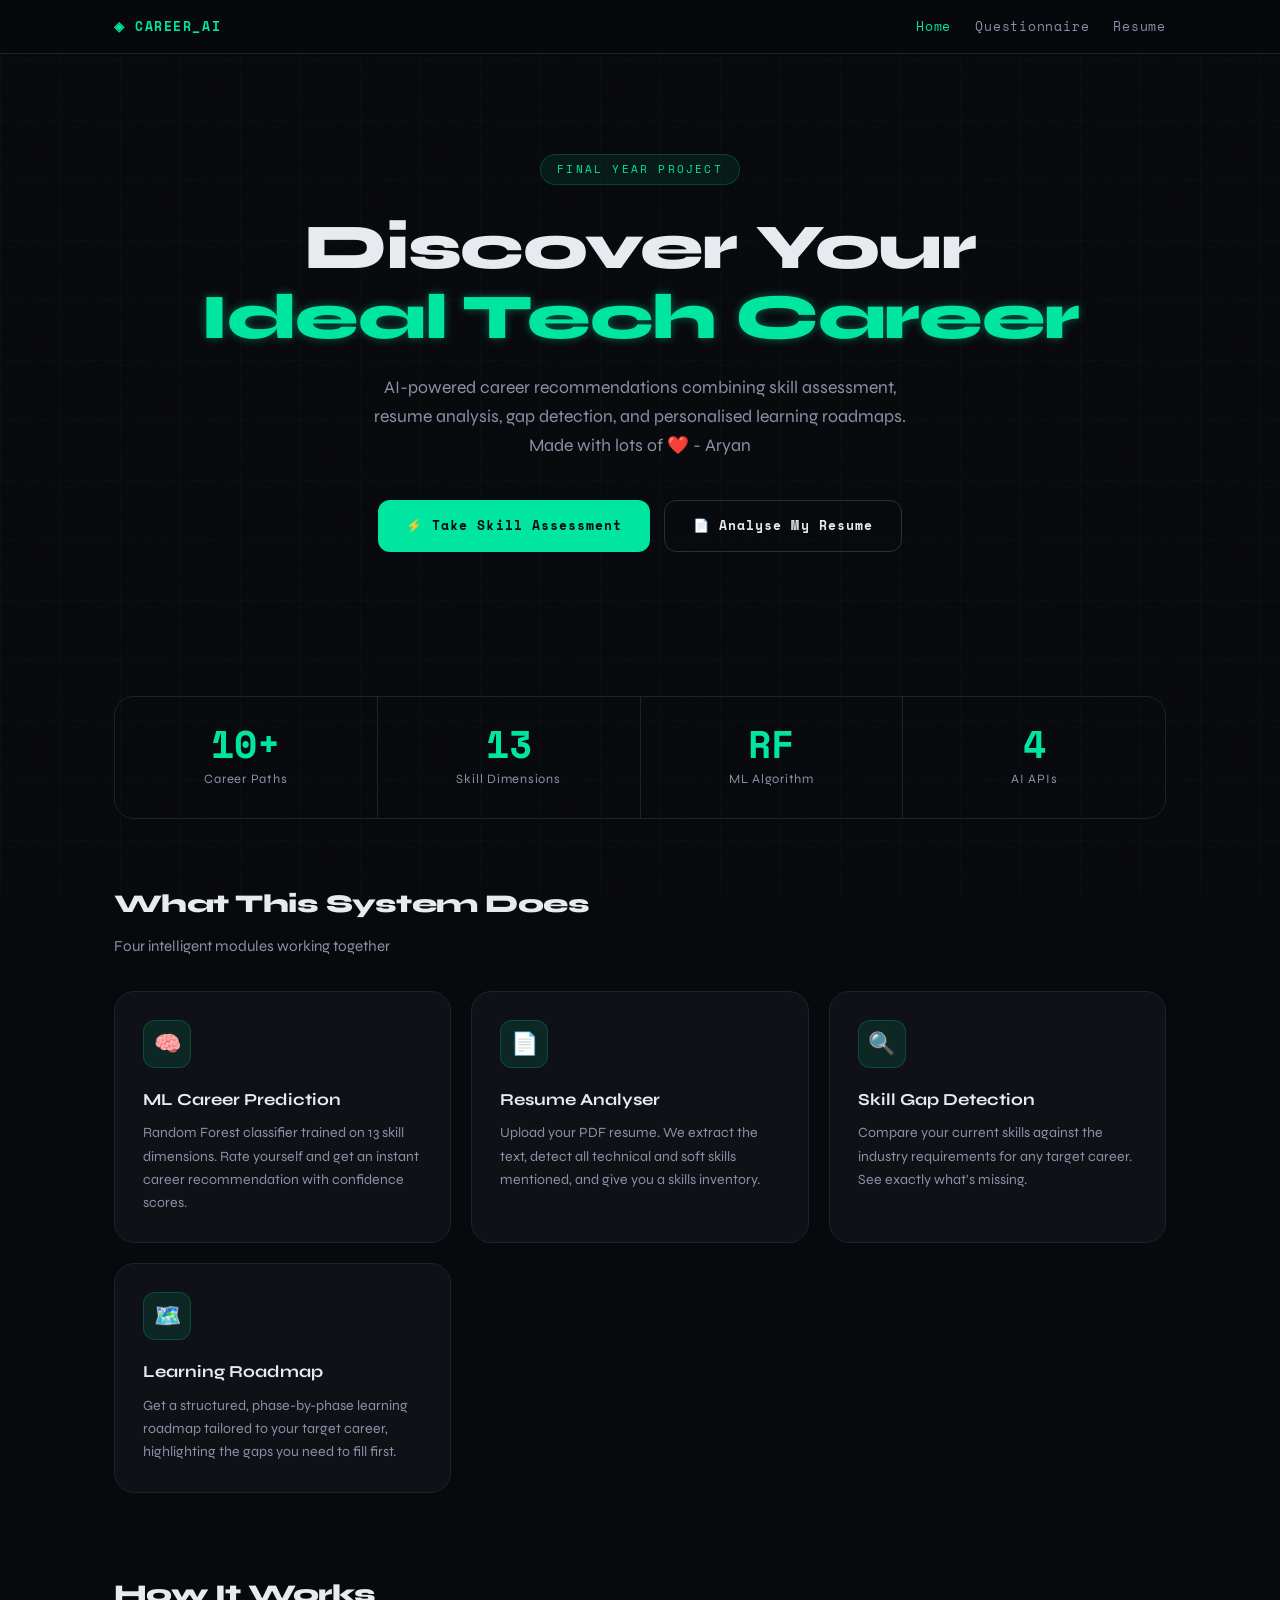
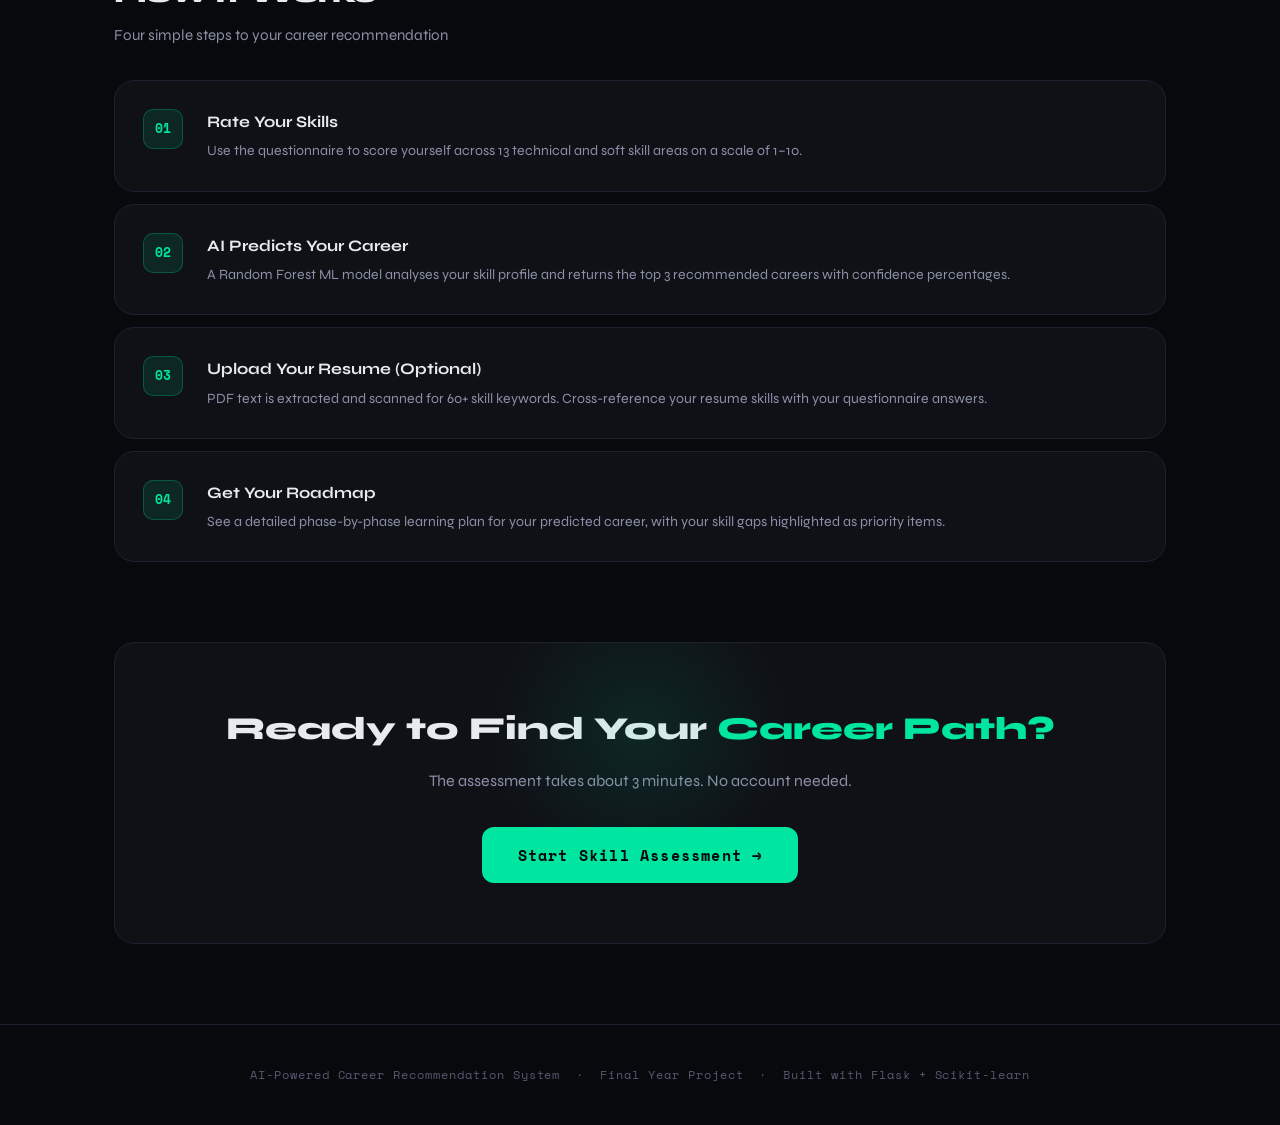
<file: frontend/index.html>
<!DOCTYPE html>
<html lang="en">
<head>
  <meta charset="UTF-8" />
  <meta name="viewport" content="width=device-width, initial-scale=1.0" />
  <title>CareerAI — AI-Powered Career Recommendation System</title>
  <link rel="stylesheet" href="shared.css" />
  <style>
    /* ── Home-specific styles ─────────────────────────────────────────────── */
    .hero { padding: 100px 0 80px; }

    .hero-cta { display: flex; gap: 14px; justify-content: center; flex-wrap: wrap; }

    /* Stats row */
    .stats {
      display: flex; gap: 0;
      border: 1px solid var(--border);
      border-radius: var(--radius-lg);
      overflow: hidden;
      margin: 64px 0;
    }
    .stat-item {
      flex: 1; padding: 28px 24px; text-align: center;
      border-right: 1px solid var(--border);
    }
    .stat-item:last-child { border-right: none; }
    .stat-num {
      font-size: 2.4rem; font-weight: 800;
      color: var(--accent); line-height: 1;
      margin-bottom: 6px;
      font-family: var(--font-mono);
    }
    .stat-label { font-size: 0.8rem; color: var(--text2); letter-spacing: 0.06em; }

    /* Feature cards */
    .features { margin-bottom: 80px; }
    .feature-card {
      background: var(--card-bg);
      border: 1px solid var(--card-border);
      border-radius: var(--radius-lg);
      padding: 28px;
      transition: all 0.25s;
    }
    .feature-card:hover {
      border-color: rgba(0,229,160,0.3);
      transform: translateY(-4px);
      box-shadow: var(--glow);
    }
    .feature-icon {
      width: 48px; height: 48px;
      background: rgba(0,229,160,0.1);
      border: 1px solid rgba(0,229,160,0.2);
      border-radius: 12px;
      display: flex; align-items: center; justify-content: center;
      font-size: 22px;
      margin-bottom: 18px;
    }
    .feature-card h3 { font-size: 1.05rem; font-weight: 700; margin-bottom: 8px; }
    .feature-card p { font-size: 0.88rem; color: var(--text2); }

    /* How it works */
    .steps { counter-reset: steps; margin-bottom: 80px; }
    .step {
      display: flex; gap: 24px; align-items: flex-start;
      padding: 28px;
      background: var(--card-bg);
      border: 1px solid var(--card-border);
      border-radius: var(--radius-lg);
      margin-bottom: 12px;
      transition: border-color 0.2s;
    }
    .step:hover { border-color: var(--border2); }
    .step-num {
      counter-increment: steps;
      min-width: 40px; height: 40px;
      background: rgba(0,229,160,0.1);
      border: 1px solid rgba(0,229,160,0.25);
      border-radius: 10px;
      display: flex; align-items: center; justify-content: center;
      font-family: var(--font-mono);
      font-size: 13px;
      font-weight: 700;
      color: var(--accent);
    }
    .step-content h4 { font-size: 1rem; font-weight: 700; margin-bottom: 4px; }
    .step-content p  { font-size: 0.88rem; color: var(--text2); }

    /* CTA section */
    .cta-section {
      text-align: center;
      background: var(--bg2);
      border: 1px solid var(--border);
      border-radius: var(--radius-lg);
      padding: 60px 32px;
      margin-bottom: 80px;
      position: relative; overflow: hidden;
    }
    .cta-section::before {
      content: '';
      position: absolute; top: -60px; left: 50%;
      transform: translateX(-50%);
      width: 300px; height: 300px;
      background: radial-gradient(circle, rgba(0,229,160,0.1) 0%, transparent 70%);
      pointer-events: none;
    }
    .cta-section h2 { font-size: 2rem; font-weight: 800; margin-bottom: 12px; }
    .cta-section p  { color: var(--text2); margin-bottom: 32px; }
  </style>
</head>
<body>
<div id="scroll-bar"></div>
<script>
window.addEventListener("scroll", () => {
  let scroll = document.documentElement.scrollTop;
  let height = document.documentElement.scrollHeight - document.documentElement.clientHeight;
  document.getElementById("scroll-bar").style.width = (scroll / height) * 100 + "%";
});
</script>
<!-- ── Navigation ──────────────────────────────────────────────────────── -->
<nav>
  <div class="nav-inner">
    <a href="index.html" class="nav-logo">◈ CAREER_AI</a>
    <div class="nav-links">
      <a href="index.html" class="active">Home</a>
      <a href="questionnaire.html">Questionnaire</a>
      <a href="resume.html">Resume</a>
    </div>
  </div>
</nav>

<!-- ── Hero ────────────────────────────────────────────────────────────── -->
<div class="page-wrapper">
  <section class="hero fade-up">
    <div class="hero-tag">Final Year Project </div>
    <h1>Discover Your<br><span>Ideal Tech Career</span></h1>
    <p>
      AI-powered career recommendations combining skill assessment,
      resume analysis, gap detection, and personalised learning roadmaps.
      Made with lots of ❤️️ - Aryan 
    </p>
    <div class="hero-cta">
      <a href="questionnaire.html" class="btn btn-primary">
        ⚡ Take Skill Assessment
      </a>
      <a href="resume.html" class="btn btn-secondary">
        📄 Analyse My Resume
      </a>
    </div>
  </section>

  <!-- Stats -->
  <div class="stats fade-up-2">
    <div class="stat-item">
      <div class="stat-num">10+</div>
      <div class="stat-label">Career Paths</div>
    </div>
    <div class="stat-item">
      <div class="stat-num">13</div>
      <div class="stat-label">Skill Dimensions</div>
    </div>
    <div class="stat-item">
      <div class="stat-num">RF</div>
      <div class="stat-label">ML Algorithm</div>
    </div>
    <div class="stat-item">
      <div class="stat-num">4</div>
      <div class="stat-label">AI APIs</div>
    </div>
  </div>

  <!-- Features -->
  <section class="features fade-up-3">
    <div class="section-title">What This System Does</div>
    <div class="section-sub">Four intelligent modules working together</div>
    <div class="grid-2">
      <div class="feature-card">
        <div class="feature-icon">🧠</div>
        <h3>ML Career Prediction</h3>
        <p>Random Forest classifier trained on 13 skill dimensions. Rate yourself and get an instant career recommendation with confidence scores.</p>
      </div>
      <div class="feature-card">
        <div class="feature-icon">📄</div>
        <h3>Resume Analyser</h3>
        <p>Upload your PDF resume. We extract the text, detect all technical and soft skills mentioned, and give you a skills inventory.</p>
      </div>
      <div class="feature-card">
        <div class="feature-icon">🔍</div>
        <h3>Skill Gap Detection</h3>
        <p>Compare your current skills against the industry requirements for any target career. See exactly what's missing.</p>
      </div>
      <div class="feature-card">
        <div class="feature-icon">🗺️</div>
        <h3>Learning Roadmap</h3>
        <p>Get a structured, phase-by-phase learning roadmap tailored to your target career, highlighting the gaps you need to fill first.</p>
      </div>
    </div>
  </section>

  <!-- How it works -->
  <section class="steps fade-up-4">
    <div class="section-title">How It Works</div>
    <div class="section-sub">Four simple steps to your career recommendation</div>

    <div class="step">
      <div class="step-num">01</div>
      <div class="step-content">
        <h4>Rate Your Skills</h4>
        <p>Use the questionnaire to score yourself across 13 technical and soft skill areas on a scale of 1–10.</p>
      </div>
    </div>
    <div class="step">
      <div class="step-num">02</div>
      <div class="step-content">
        <h4>AI Predicts Your Career</h4>
        <p>A Random Forest ML model analyses your skill profile and returns the top 3 recommended careers with confidence percentages.</p>
      </div>
    </div>
    <div class="step">
      <div class="step-num">03</div>
      <div class="step-content">
        <h4>Upload Your Resume (Optional)</h4>
        <p>PDF text is extracted and scanned for 60+ skill keywords. Cross-reference your resume skills with your questionnaire answers.</p>
      </div>
    </div>
    <div class="step">
      <div class="step-num">04</div>
      <div class="step-content">
        <h4>Get Your Roadmap</h4>
        <p>See a detailed phase-by-phase learning plan for your predicted career, with your skill gaps highlighted as priority items.</p>
      </div>
    </div>
  </section>

  <!-- CTA -->
  <div class="cta-section">
    <h2>Ready to Find Your <span class="text-accent">Career Path?</span></h2>
    <p>The assessment takes about 3 minutes. No account needed.</p>
    <a href="questionnaire.html" class="btn btn-primary" style="font-size:15px; padding:16px 36px;">
      Start Skill Assessment →
    </a>
  </div>
</div>

<footer>
  <p>AI-Powered Career Recommendation System &nbsp;·&nbsp; Final Year Project &nbsp;·&nbsp; Built with Flask + Scikit-learn</p>
</footer>

</body>
</html>
</file>
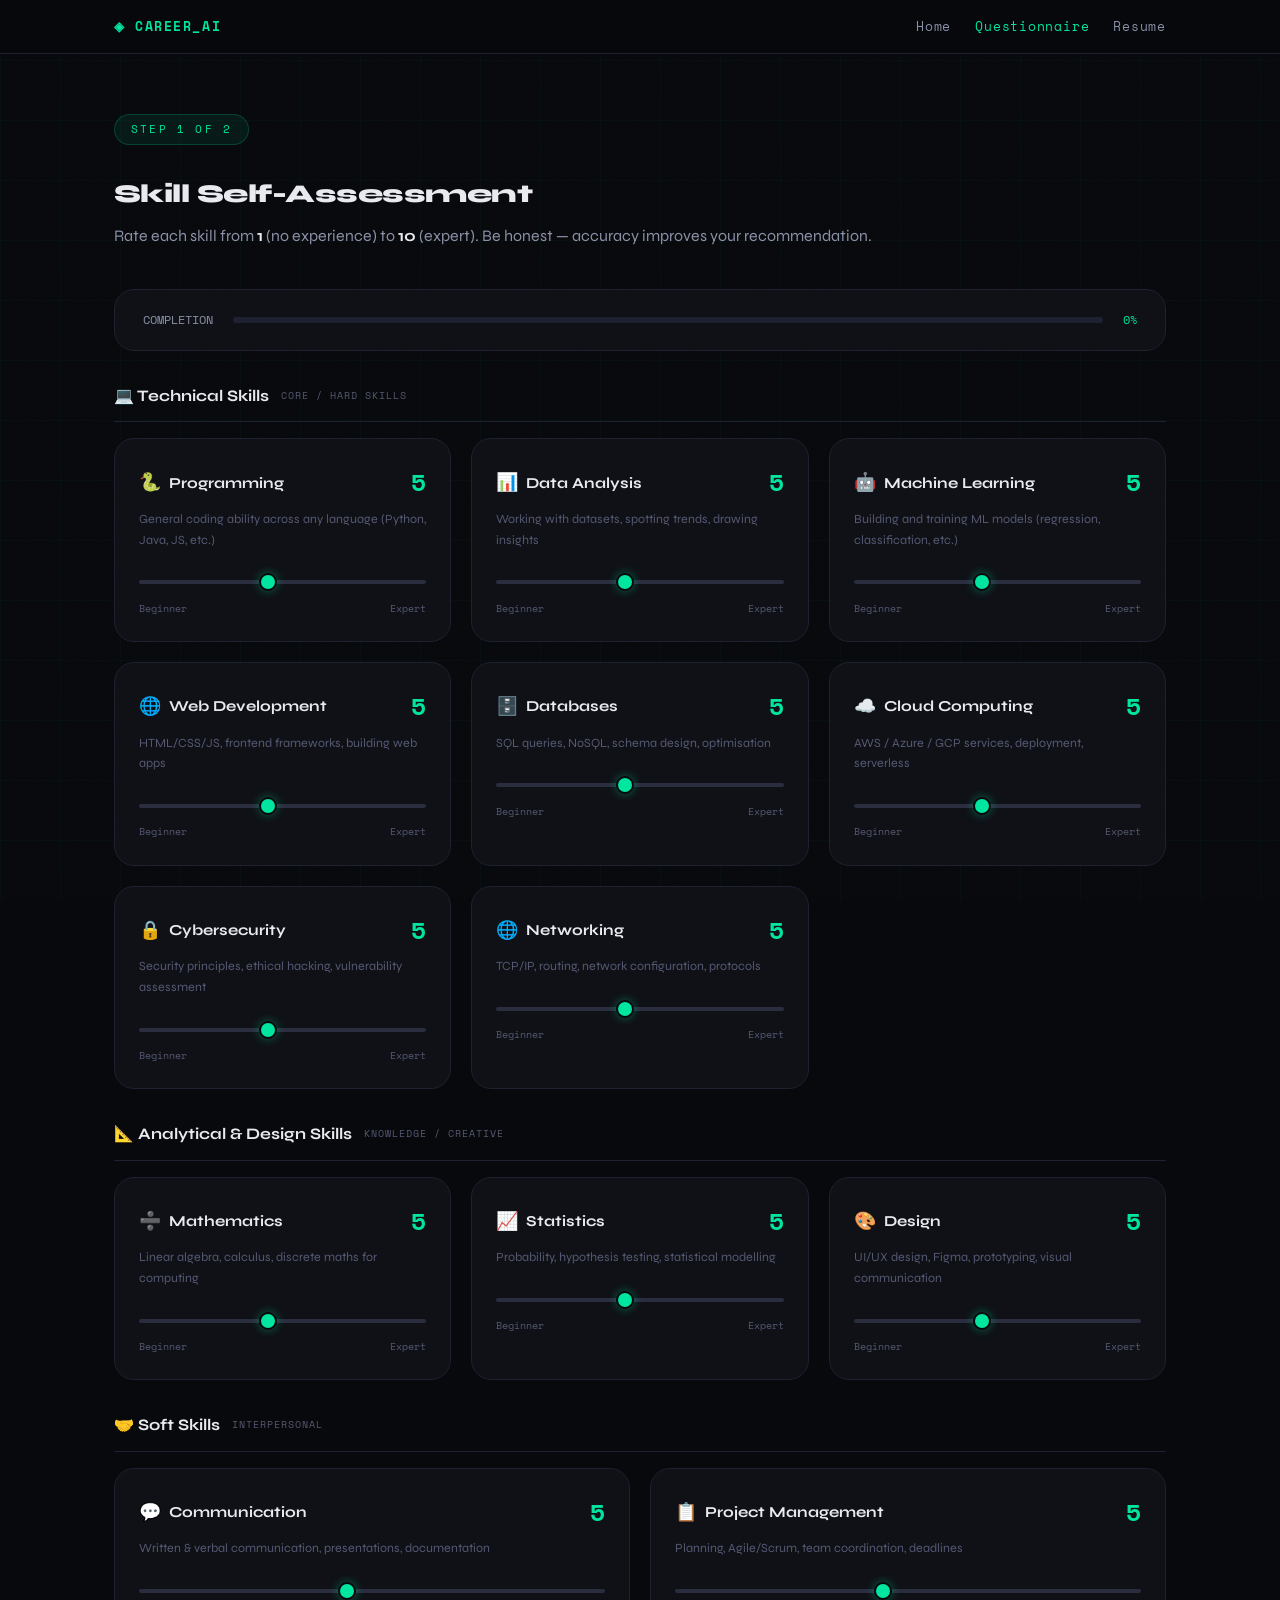
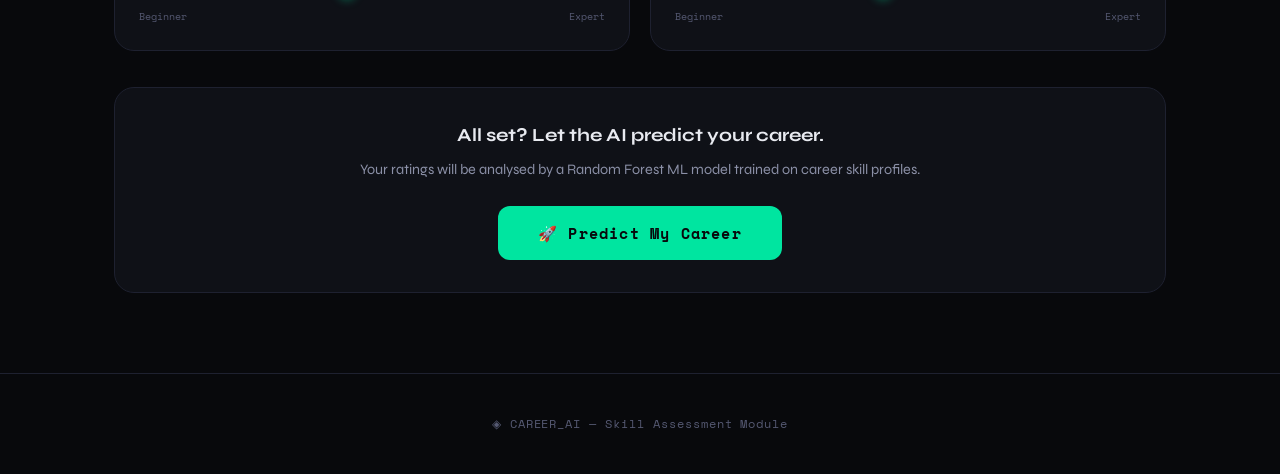
<file: frontend/questionnaire.html>
<!DOCTYPE html>
<html lang="en">
<head>
  <meta charset="UTF-8" />
  <meta name="viewport" content="width=device-width, initial-scale=1.0" />
  <title>Skill Assessment — CareerAI</title>
  <link rel="stylesheet" href="shared.css" />
  <style>
    .q-header { padding: 60px 0 40px; }

    /* Progress tracker */
    .q-progress-track {
      background: var(--bg2);
      border: 1px solid var(--border);
      border-radius: var(--radius-lg);
      padding: 20px 28px;
      margin-bottom: 32px;
      display: flex; align-items: center; gap: 20px;
    }
    .q-progress-label { font-family: var(--font-mono); font-size: 12px; color: var(--text2); white-space: nowrap; }
    .q-progress-bar-wrap { flex: 1; background: var(--border); border-radius: 100px; height: 6px; }
    .q-progress-bar { height: 100%; border-radius: 100px; background: linear-gradient(90deg, var(--accent), var(--accent2)); transition: width 0.4s ease; }
    .q-progress-pct { font-family: var(--font-mono); font-size: 12px; color: var(--accent); white-space: nowrap; }

    /* Skill form grid */
    .skill-form { display: grid; grid-template-columns: repeat(auto-fit, minmax(320px, 1fr)); gap: 20px; }

    .skill-item {
      background: var(--bg2);
      border: 1px solid var(--border);
      border-radius: var(--radius-lg);
      padding: 24px;
      transition: border-color 0.2s;
    }
    .skill-item:hover { border-color: var(--border2); }

    .skill-header {
      display: flex; justify-content: space-between; align-items: center;
      margin-bottom: 6px;
    }
    .skill-name {
      font-size: 0.95rem; font-weight: 700;
      display: flex; align-items: center; gap: 8px;
    }
    .skill-emoji { font-size: 18px; }
    .skill-score {
      font-family: var(--font-mono);
      font-size: 1.5rem;
      font-weight: 700;
      color: var(--accent);
      min-width: 28px;
      text-align: right;
    }
    .skill-desc { font-size: 0.78rem; color: var(--text3); margin-bottom: 16px; }

    .skill-level-labels {
      display: flex; justify-content: space-between;
      font-family: var(--font-mono); font-size: 10px;
      color: var(--text3); margin-top: 8px;
    }

    /* Submit area */
    .submit-area {
      margin-top: 36px;
      background: var(--bg2);
      border: 1px solid var(--border);
      border-radius: var(--radius-lg);
      padding: 32px;
      text-align: center;
    }
    .submit-area h3 { font-size: 1.15rem; font-weight: 700; margin-bottom: 8px; }
    .submit-area p  { color: var(--text2); font-size: 0.9rem; margin-bottom: 24px; }

    /* Loading state */
    #loading-state {
      display: none; align-items: center; justify-content: center;
      gap: 12px; color: var(--text2); font-family: var(--font-mono);
      font-size: 13px; margin-top: 16px;
    }

    /* Category sections */
    .category-header {
      margin: 32px 0 16px;
      padding-bottom: 12px;
      border-bottom: 1px solid var(--border);
      display: flex; align-items: center; gap: 12px;
    }
    .category-header h2 { font-size: 1rem; font-weight: 700; }
    .category-badge {
      font-family: var(--font-mono); font-size: 10px;
      color: var(--text3); letter-spacing: 0.1em;
    }
  </style>
</head>
<body>
<div id="scroll-bar"></div>
<script>
window.addEventListener("scroll", () => {
  let scroll = document.documentElement.scrollTop;
  let height = document.documentElement.scrollHeight - document.documentElement.clientHeight;
  document.getElementById("scroll-bar").style.width = (scroll / height) * 100 + "%";
});
</script>
<nav>
  <div class="nav-inner">
    <a href="index.html" class="nav-logo">◈ CAREER_AI</a>
    <div class="nav-links">
      <a href="index.html">Home</a>
      <a href="questionnaire.html" class="active">Questionnaire</a>
      <a href="resume.html">Resume</a>
    </div>
  </div>
</nav>

<div class="page-wrapper">
  <div class="q-header fade-up">
    <div class="hero-tag">Step 1 of 2</div>
    <h1 class="section-title">Skill Self-Assessment</h1>
    <p class="text-muted" style="margin-top:8px;">
      Rate each skill from <strong style="color:var(--text)">1</strong> (no experience) to
      <strong style="color:var(--text)">10</strong> (expert). Be honest — accuracy improves your recommendation.
    </p>
  </div>

  <!-- Progress bar -->
  <div class="q-progress-track fade-up-2">
    <span class="q-progress-label">COMPLETION</span>
    <div class="q-progress-bar-wrap">
      <div class="q-progress-bar" id="progress-bar" style="width:0%"></div>
    </div>
    <span class="q-progress-pct" id="progress-pct">0%</span>
  </div>

  <form id="questionnaire-form">

    <!-- Technical Skills -->
    <div class="category-header fade-up-3">
      <h2>💻 Technical Skills</h2>
      <span class="category-badge">CORE / HARD SKILLS</span>
    </div>
    <div class="skill-form" id="tech-skills">

      <div class="skill-item">
        <div class="skill-header">
          <div class="skill-name"><span class="skill-emoji">🐍</span> Programming</div>
          <div class="skill-score" id="val-programming">5</div>
        </div>
        <p class="skill-desc">General coding ability across any language (Python, Java, JS, etc.)</p>
        <input type="range" min="1" max="10" value="5" id="programming" name="programming"
               oninput="updateSkill('programming', this.value)" />
        <div class="skill-level-labels"><span>Beginner</span><span>Expert</span></div>
      </div>

      <div class="skill-item">
        <div class="skill-header">
          <div class="skill-name"><span class="skill-emoji">📊</span> Data Analysis</div>
          <div class="skill-score" id="val-data_analysis">5</div>
        </div>
        <p class="skill-desc">Working with datasets, spotting trends, drawing insights</p>
        <input type="range" min="1" max="10" value="5" id="data_analysis" name="data_analysis"
               oninput="updateSkill('data_analysis', this.value)" />
        <div class="skill-level-labels"><span>Beginner</span><span>Expert</span></div>
      </div>

      <div class="skill-item">
        <div class="skill-header">
          <div class="skill-name"><span class="skill-emoji">🤖</span> Machine Learning</div>
          <div class="skill-score" id="val-machine_learning">5</div>
        </div>
        <p class="skill-desc">Building and training ML models (regression, classification, etc.)</p>
        <input type="range" min="1" max="10" value="5" id="machine_learning" name="machine_learning"
               oninput="updateSkill('machine_learning', this.value)" />
        <div class="skill-level-labels"><span>Beginner</span><span>Expert</span></div>
      </div>

      <div class="skill-item">
        <div class="skill-header">
          <div class="skill-name"><span class="skill-emoji">🌐</span> Web Development</div>
          <div class="skill-score" id="val-web_dev">5</div>
        </div>
        <p class="skill-desc">HTML/CSS/JS, frontend frameworks, building web apps</p>
        <input type="range" min="1" max="10" value="5" id="web_dev" name="web_dev"
               oninput="updateSkill('web_dev', this.value)" />
        <div class="skill-level-labels"><span>Beginner</span><span>Expert</span></div>
      </div>

      <div class="skill-item">
        <div class="skill-header">
          <div class="skill-name"><span class="skill-emoji">🗄️</span> Databases</div>
          <div class="skill-score" id="val-database">5</div>
        </div>
        <p class="skill-desc">SQL queries, NoSQL, schema design, optimisation</p>
        <input type="range" min="1" max="10" value="5" id="database" name="database"
               oninput="updateSkill('database', this.value)" />
        <div class="skill-level-labels"><span>Beginner</span><span>Expert</span></div>
      </div>

      <div class="skill-item">
        <div class="skill-header">
          <div class="skill-name"><span class="skill-emoji">☁️</span> Cloud Computing</div>
          <div class="skill-score" id="val-cloud">5</div>
        </div>
        <p class="skill-desc">AWS / Azure / GCP services, deployment, serverless</p>
        <input type="range" min="1" max="10" value="5" id="cloud" name="cloud"
               oninput="updateSkill('cloud', this.value)" />
        <div class="skill-level-labels"><span>Beginner</span><span>Expert</span></div>
      </div>

      <div class="skill-item">
        <div class="skill-header">
          <div class="skill-name"><span class="skill-emoji">🔒</span> Cybersecurity</div>
          <div class="skill-score" id="val-cybersecurity">5</div>
        </div>
        <p class="skill-desc">Security principles, ethical hacking, vulnerability assessment</p>
        <input type="range" min="1" max="10" value="5" id="cybersecurity" name="cybersecurity"
               oninput="updateSkill('cybersecurity', this.value)" />
        <div class="skill-level-labels"><span>Beginner</span><span>Expert</span></div>
      </div>

      <div class="skill-item">
        <div class="skill-header">
          <div class="skill-name"><span class="skill-emoji">🌐</span> Networking</div>
          <div class="skill-score" id="val-networking">5</div>
        </div>
        <p class="skill-desc">TCP/IP, routing, network configuration, protocols</p>
        <input type="range" min="1" max="10" value="5" id="networking" name="networking"
               oninput="updateSkill('networking', this.value)" />
        <div class="skill-level-labels"><span>Beginner</span><span>Expert</span></div>
      </div>
    </div>

    <!-- Analytical & Design -->
    <div class="category-header">
      <h2>📐 Analytical & Design Skills</h2>
      <span class="category-badge">KNOWLEDGE / CREATIVE</span>
    </div>
    <div class="skill-form">

      <div class="skill-item">
        <div class="skill-header">
          <div class="skill-name"><span class="skill-emoji">➗</span> Mathematics</div>
          <div class="skill-score" id="val-math">5</div>
        </div>
        <p class="skill-desc">Linear algebra, calculus, discrete maths for computing</p>
        <input type="range" min="1" max="10" value="5" id="math" name="math"
               oninput="updateSkill('math', this.value)" />
        <div class="skill-level-labels"><span>Beginner</span><span>Expert</span></div>
      </div>

      <div class="skill-item">
        <div class="skill-header">
          <div class="skill-name"><span class="skill-emoji">📈</span> Statistics</div>
          <div class="skill-score" id="val-statistics">5</div>
        </div>
        <p class="skill-desc">Probability, hypothesis testing, statistical modelling</p>
        <input type="range" min="1" max="10" value="5" id="statistics" name="statistics"
               oninput="updateSkill('statistics', this.value)" />
        <div class="skill-level-labels"><span>Beginner</span><span>Expert</span></div>
      </div>

      <div class="skill-item">
        <div class="skill-header">
          <div class="skill-name"><span class="skill-emoji">🎨</span> Design</div>
          <div class="skill-score" id="val-design">5</div>
        </div>
        <p class="skill-desc">UI/UX design, Figma, prototyping, visual communication</p>
        <input type="range" min="1" max="10" value="5" id="design" name="design"
               oninput="updateSkill('design', this.value)" />
        <div class="skill-level-labels"><span>Beginner</span><span>Expert</span></div>
      </div>
    </div>

    <!-- Soft Skills -->
    <div class="category-header">
      <h2>🤝 Soft Skills</h2>
      <span class="category-badge">INTERPERSONAL</span>
    </div>
    <div class="skill-form">
      <div class="skill-item">
        <div class="skill-header">
          <div class="skill-name"><span class="skill-emoji">💬</span> Communication</div>
          <div class="skill-score" id="val-communication">5</div>
        </div>
        <p class="skill-desc">Written & verbal communication, presentations, documentation</p>
        <input type="range" min="1" max="10" value="5" id="communication" name="communication"
               oninput="updateSkill('communication', this.value)" />
        <div class="skill-level-labels"><span>Beginner</span><span>Expert</span></div>
      </div>

      <div class="skill-item">
        <div class="skill-header">
          <div class="skill-name"><span class="skill-emoji">📋</span> Project Management</div>
          <div class="skill-score" id="val-project_management">5</div>
        </div>
        <p class="skill-desc">Planning, Agile/Scrum, team coordination, deadlines</p>
        <input type="range" min="1" max="10" value="5" id="project_management" name="project_management"
               oninput="updateSkill('project_management', this.value)" />
        <div class="skill-level-labels"><span>Beginner</span><span>Expert</span></div>
      </div>
    </div>

    <!-- Submit -->
    <div class="submit-area">
      <h3>All set? Let the AI predict your career.</h3>
      <p>Your ratings will be analysed by a Random Forest ML model trained on career skill profiles.</p>
      <button type="submit" class="btn btn-primary" id="submit-btn" style="font-size:15px; padding:16px 40px;">
        🚀 Predict My Career
      </button>
      <div id="loading-state">
        <div class="spinner"></div>
        <span>Analysing skill profile…</span>
      </div>
      <div id="error-msg" class="alert alert-error hidden" style="margin-top:16px; text-align:left;"></div>
    </div>

  </form>
</div>

<footer>
  <p>◈ CAREER_AI — Skill Assessment Module</p>
</footer>

<script>
/* ── Questionnaire JS ───────────────────────────────────────────────────── */
const SKILLS = [
  'programming','data_analysis','machine_learning','web_dev',
  'database','cloud','communication','project_management',
  'design','networking','cybersecurity','math','statistics'
];

function updateSkill(name, val) {
  document.getElementById('val-' + name).textContent = val;
  // colour the score based on level
  const el = document.getElementById('val-' + name);
  el.style.color = val >= 7 ? 'var(--accent)' : val >= 4 ? 'var(--warn)' : 'var(--danger)';
  updateProgress();
}

function updateProgress() {
  // Progress = how many sliders have been moved (value != 5)
  const moved = SKILLS.filter(s => {
    const el = document.getElementById(s);
    return el && el.value != 5;
  }).length;
  const pct = Math.round((moved / SKILLS.length) * 100);
  document.getElementById('progress-bar').style.width = pct + '%';
  document.getElementById('progress-pct').textContent = pct + '%';
}

function getSkillRatings() {
  const ratings = {};
  SKILLS.forEach(s => {
    const el = document.getElementById(s);
    if (el) ratings[s] = parseInt(el.value);
  });
  return ratings;
}

document.getElementById('questionnaire-form').addEventListener('submit', async (e) => {
  e.preventDefault();

  const btn      = document.getElementById('submit-btn');
  const loader   = document.getElementById('loading-state');
  const errorMsg = document.getElementById('error-msg');

  btn.style.display    = 'none';
  loader.style.display = 'flex';
  errorMsg.classList.add('hidden');

  const ratings = getSkillRatings();

  try {
    const res  = await fetch('/api/predict-career', {
      method : 'POST',
      headers: { 'Content-Type': 'application/json' },
      body   : JSON.stringify(ratings),
    });
    const data = await res.json();

    if (!res.ok) throw new Error(data.error || 'Prediction failed');

    // Store result and ratings in sessionStorage for results page
    sessionStorage.setItem('prediction', JSON.stringify(data));
    sessionStorage.setItem('skillRatings', JSON.stringify(ratings));

    window.location.href = 'results.html';

  } catch (err) {
    errorMsg.textContent = '⚠ ' + err.message;
    errorMsg.classList.remove('hidden');
    btn.style.display    = 'inline-flex';
    loader.style.display = 'none';
  }
});
</script>

</body>
</html>
</file>
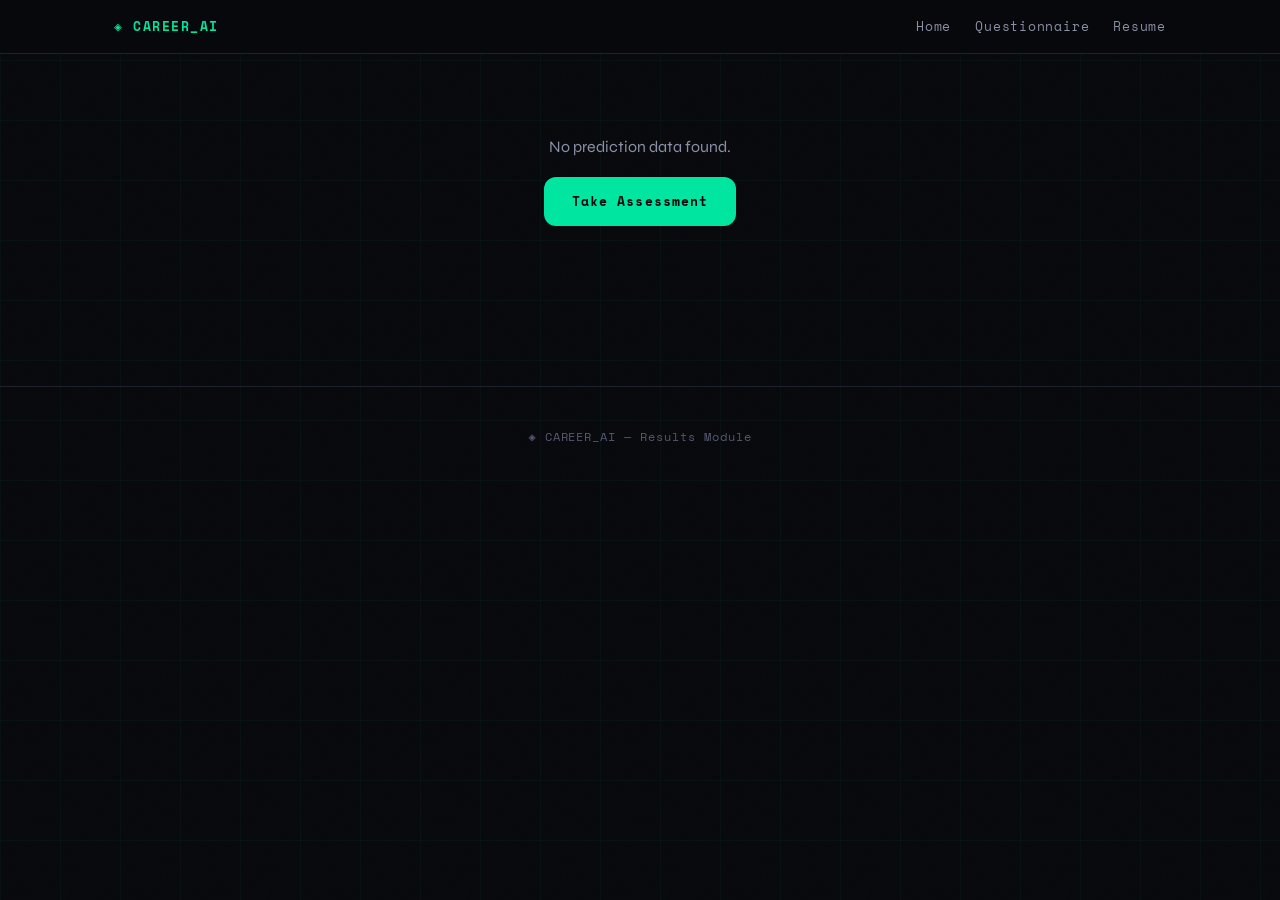
<file: frontend/results.html>
<!DOCTYPE html>
<html lang="en">
<head>
  <meta charset="UTF-8" />
  <meta name="viewport" content="width=device-width, initial-scale=1.0" />
  <title>Your Results — CareerAI</title>
  <link rel="stylesheet" href="shared.css" />
  <style>
    .results-header { padding: 60px 0 40px; text-align: center; }

    /* Top prediction card */
    .top-career-card {
      background: var(--bg2);
      border: 1px solid rgba(0,229,160,0.3);
      border-radius: var(--radius-lg);
      padding: 48px 40px;
      text-align: center;
      position: relative; overflow: hidden;
      margin-bottom: 24px;
      box-shadow: var(--glow-lg);
    }
    .top-career-card::before {
      content: '';
      position: absolute; top: -80px; left: 50%;
      transform: translateX(-50%);
      width: 400px; height: 300px;
      background: radial-gradient(ellipse, rgba(0,229,160,0.08) 0%, transparent 70%);
      pointer-events: none;
    }
    .top-career-label {
      font-family: var(--font-mono); font-size: 11px;
      color: var(--text3); letter-spacing: 0.2em;
      text-transform: uppercase; margin-bottom: 16px;
    }
    .top-career-name {
      font-size: clamp(2rem, 4vw, 3.2rem);
      font-weight: 800; color: var(--accent);
      letter-spacing: -0.02em; margin-bottom: 20px;
    }
    .confidence-ring {
      display: inline-flex; align-items: center; gap: 12px;
      background: rgba(0,229,160,0.08);
      border: 1px solid rgba(0,229,160,0.2);
      border-radius: 100px;
      padding: 8px 20px;
    }
    .confidence-value {
      font-family: var(--font-mono); font-size: 1.6rem;
      font-weight: 700; color: var(--accent);
    }
    .confidence-label { font-size: 0.85rem; color: var(--text2); }

    /* Top 3 alternatives */
    .top3-grid {
      display: grid; grid-template-columns: repeat(3, 1fr); gap: 16px;
      margin-bottom: 40px;
    }
    @media (max-width: 640px) { .top3-grid { grid-template-columns: 1fr; } }

    .alt-career-card {
      background: var(--bg2);
      border: 1px solid var(--border);
      border-radius: var(--radius);
      padding: 20px;
      text-align: center;
      transition: border-color 0.2s;
    }
    .alt-career-card:hover { border-color: var(--border2); cursor: pointer; }
    .alt-career-card.selected { border-color: rgba(0,184,217,0.5); box-shadow: 0 0 20px rgba(0,184,217,0.1); }
    .alt-career-name { font-size: 0.95rem; font-weight: 700; margin-bottom: 8px; }
    .alt-career-prob { font-family: var(--font-mono); font-size: 1.3rem; color: var(--accent2); font-weight: 700; }
    .alt-career-label { font-size: 0.75rem; color: var(--text3); }

    /* Tabs */
    .tabs { display: flex; gap: 4px; margin-bottom: 24px; border-bottom: 1px solid var(--border); }
    .tab-btn {
      font-family: var(--font-mono); font-size: 12px;
      letter-spacing: 0.08em; text-transform: uppercase;
      padding: 12px 20px; border: none; border-bottom: 2px solid transparent;
      background: transparent; color: var(--text3); cursor: pointer;
      transition: all 0.2s; margin-bottom: -1px;
    }
    .tab-btn:hover { color: var(--text); }
    .tab-btn.active { color: var(--accent); border-bottom-color: var(--accent); }
    .tab-panel { display: none; }
    .tab-panel.active { display: block; }

    /* Skill gap table */
    .gap-table { width: 100%; border-collapse: collapse; }
    .gap-table th {
      font-family: var(--font-mono); font-size: 10px;
      letter-spacing: 0.1em; text-transform: uppercase;
      color: var(--text3); padding: 10px 16px; text-align: left;
      border-bottom: 1px solid var(--border);
    }
    .gap-table td { padding: 12px 16px; border-bottom: 1px solid rgba(30,33,48,0.5); font-size: 0.88rem; }
    .gap-table tr:last-child td { border-bottom: none; }
    .gap-bar-cell { width: 160px; }
    .gap-bar-wrap { background: var(--border); border-radius: 100px; height: 6px; }
    .gap-bar-fill { height: 100%; border-radius: 100px; }
    .gap-bar-fill.present { background: var(--accent); }
    .gap-bar-fill.missing { background: var(--danger); }

    /* Match score */
    .match-score-box {
      display: flex; align-items: center; gap: 20px;
      background: var(--bg2); border: 1px solid var(--border);
      border-radius: var(--radius); padding: 20px 24px; margin-bottom: 24px;
    }
    .match-score-num {
      font-family: var(--font-mono); font-size: 2.5rem;
      font-weight: 700; line-height: 1;
    }
    .match-score-meta h4 { font-size: 0.95rem; font-weight: 700; }
    .match-score-meta p  { font-size: 0.8rem; color: var(--text2); }

    /* Roadmap */
    .phase-card {
      background: var(--bg2); border: 1px solid var(--border);
      border-radius: var(--radius-lg); padding: 24px; margin-bottom: 16px;
      position: relative; padding-left: 56px;
    }
    .phase-card::before {
      content: attr(data-phase);
      position: absolute; left: 20px; top: 24px;
      font-family: var(--font-mono); font-size: 11px;
      color: var(--accent); font-weight: 700;
    }
    .phase-title { font-size: 1rem; font-weight: 700; margin-bottom: 4px; }
    .phase-duration { font-family: var(--font-mono); font-size: 11px; color: var(--text3); margin-bottom: 14px; }
    .phase-topics { list-style: none; display: flex; flex-wrap: wrap; gap: 8px; }
    .phase-topic {
      font-size: 0.8rem; padding: 4px 12px;
      background: var(--bg3); border: 1px solid var(--border);
      border-radius: 100px; color: var(--text2);
    }
    .phase-topic.highlight {
      background: rgba(0,229,160,0.08);
      border-color: rgba(0,229,160,0.3);
      color: var(--accent);
    }

    /* Skill radar chart */
    .skill-chart-wrap {
      background: var(--bg2); border: 1px solid var(--border);
      border-radius: var(--radius-lg); padding: 24px; margin-bottom: 24px;
    }
    .skill-bars { display: grid; gap: 10px; }
    .skill-bar-row { display: flex; align-items: center; gap: 12px; }
    .skill-bar-name { font-size: 0.78rem; min-width: 140px; color: var(--text2); font-family: var(--font-mono); }
    .skill-bar-outer { flex: 1; background: var(--border); border-radius: 100px; height: 8px; }
    .skill-bar-inner { height: 100%; border-radius: 100px; background: linear-gradient(90deg, var(--accent), var(--accent2)); transition: width 0.6s ease; }
    .skill-bar-val { font-family: var(--font-mono); font-size: 11px; color: var(--text3); min-width: 20px; text-align: right; }

    #no-data-msg { padding: 80px 0; text-align: center; }
  </style>
</head>
<body>
<div id="scroll-bar"></div>
<script>
window.addEventListener("scroll", () => {
  let scroll = document.documentElement.scrollTop;
  let height = document.documentElement.scrollHeight - document.documentElement.clientHeight;
  document.getElementById("scroll-bar").style.width = (scroll / height) * 100 + "%";
});
</script>
<nav>
  <div class="nav-inner">
    <a href="index.html" class="nav-logo">◈ CAREER_AI</a>
    <div class="nav-links">
      <a href="index.html">Home</a>
      <a href="questionnaire.html">Questionnaire</a>
      <a href="resume.html">Resume</a>
    </div>
  </div>
</nav>

<div class="page-wrapper">

  <!-- No data fallback -->
  <div id="no-data-msg" class="hidden">
    <p class="text-muted">No prediction data found.</p>
    <a href="questionnaire.html" class="btn btn-primary" style="margin-top:16px;">Take Assessment</a>
  </div>

  <!-- Main results -->
  <div id="results-content">

    <div class="results-header fade-up">
      <div class="hero-tag">AI Prediction Complete</div>
      <h1 class="section-title">Your Career Recommendation</h1>
    </div>

    <!-- Top prediction -->
    <div class="top-career-card fade-up-2">
      <p class="top-career-label">Best Career Match for You</p>
      <h2 class="top-career-name" id="top-career-name">—</h2>
      <div class="confidence-ring">
        <span class="confidence-value" id="confidence-val">—</span>
        <span class="confidence-label">Confidence Score</span>
      </div>
    </div>

    <!-- Top 3 alternates -->
    <div class="top3-grid fade-up-3" id="top3-grid"></div>

    <!-- Tabs: Skill Profile / Skill Gap / Roadmap -->
    <div class="fade-up-4">
      <div class="tabs">
        <button class="tab-btn active" onclick="showTab('skills')">Skill Profile</button>
        <button class="tab-btn" onclick="showTab('gap')">Skill Gap</button>
        <button class="tab-btn" onclick="showTab('roadmap')">Learning Roadmap</button>
      </div>

      <!-- Tab: Skill Profile -->
      <div class="tab-panel active" id="tab-skills">
        <div class="skill-chart-wrap">
          <p class="text-muted mb-16" style="font-size:0.85rem;">Your self-assessed skill ratings across all 13 dimensions.</p>
          <div class="skill-bars" id="skill-bars"></div>
        </div>
      </div>

      <!-- Tab: Skill Gap -->
      <div class="tab-panel" id="tab-gap">
        <div id="gap-loading" style="text-align:center; padding:40px; color:var(--text2);">
          <div class="spinner"></div>
          <p style="margin-top:12px; font-family:var(--font-mono); font-size:12px;">Loading gap analysis…</p>
        </div>
        <div id="gap-content" class="hidden">
          <div class="match-score-box">
            <div class="match-score-num" id="match-score-num">—</div>
            <div class="match-score-meta">
              <h4>Current Match Score</h4>
              <p>Skills you already meet vs requirements for <span id="gap-career-name"></span></p>
            </div>
          </div>
          <div style="overflow-x:auto;">
            <table class="gap-table">
              <thead>
                <tr>
                  <th>Skill</th>
                  <th>Required</th>
                  <th>Yours</th>
                  <th class="gap-bar-cell">Level</th>
                  <th>Status</th>
                </tr>
              </thead>
              <tbody id="gap-table-body"></tbody>
            </table>
          </div>
        </div>
      </div>

      <!-- Tab: Roadmap -->
      <div class="tab-panel" id="tab-roadmap">
        <div id="roadmap-loading" style="text-align:center; padding:40px; color:var(--text2);">
          <div class="spinner"></div>
          <p style="margin-top:12px; font-family:var(--font-mono); font-size:12px;">Generating roadmap…</p>
        </div>
        <div id="roadmap-content" class="hidden">
          <div style="display:flex; align-items:center; gap:12px; margin-bottom:24px; flex-wrap:wrap;">
            <span id="roadmap-career-badge" class="badge badge-green"></span>
            <span id="roadmap-duration" class="badge badge-blue"></span>
            <span class="badge badge-purple">Personalised to your gaps</span>
          </div>
          <div id="roadmap-phases"></div>
        </div>
      </div>
    </div>

    <!-- Actions -->
    <div style="display:flex; gap:14px; margin-top:40px; flex-wrap:wrap;" class="fade-up-4">
      <a href="questionnaire.html" class="btn btn-secondary">← Retake Assessment</a>
      <a href="resume.html" class="btn btn-outline-accent">📄 Analyse Resume</a>
    </div>

  </div><!-- /results-content -->
</div>

<footer><p>◈ CAREER_AI — Results Module</p></footer>

<script>
/* ── Results Page JS ────────────────────────────────────────────────────── */

const SKILL_LABELS = {
  programming      : '🐍 Programming',
  data_analysis    : '📊 Data Analysis',
  machine_learning : '🤖 Machine Learning',
  web_dev          : '🌐 Web Dev',
  database         : '🗄️ Databases',
  cloud            : '☁️ Cloud',
  communication    : '💬 Communication',
  project_management:'📋 Project Mgmt',
  design           : '🎨 Design',
  networking       : '🌐 Networking',
  cybersecurity    : '🔒 Cybersecurity',
  math             : '➗ Mathematics',
  statistics       : '📈 Statistics',
};

let currentCareer = '';
let missingSkills  = [];

function showTab(name) {
  document.querySelectorAll('.tab-btn').forEach((b,i) => {
    const names = ['skills','gap','roadmap'];
    b.classList.toggle('active', names[i] === name);
  });
  document.querySelectorAll('.tab-panel').forEach(p => p.classList.remove('active'));
  document.getElementById('tab-' + name).classList.add('active');
}

function renderSkillBars(ratings) {
  const wrap = document.getElementById('skill-bars');
  wrap.innerHTML = Object.entries(ratings).map(([k, v]) => `
    <div class="skill-bar-row">
      <span class="skill-bar-name">${SKILL_LABELS[k] || k}</span>
      <div class="skill-bar-outer">
        <div class="skill-bar-inner" style="width:${v*10}%"></div>
      </div>
      <span class="skill-bar-val">${v}</span>
    </div>
  `).join('');
}

function renderTop3(top3) {
  const grid = document.getElementById('top3-grid');
  grid.innerHTML = top3.map((t, i) => `
    <div class="alt-career-card ${i === 0 ? 'selected' : ''}" onclick="switchCareer('${t.career}', this)">
      <div class="alt-career-name">${t.career}</div>
      <div class="alt-career-prob">${t.probability}%</div>
      <div class="alt-career-label">match probability</div>
    </div>
  `).join('');
}

async function switchCareer(career, cardEl) {
  currentCareer = career;
  // Update selected card
  document.querySelectorAll('.alt-career-card').forEach(c => c.classList.remove('selected'));
  if (cardEl) cardEl.classList.add('selected');

  // Update top card name if it's the primary
  // Reload gap and roadmap for new career
  await loadGap(career);
  await loadRoadmap(career);
}

async function loadGap(career) {
  const gapLoading = document.getElementById('gap-loading');
  const gapContent = document.getElementById('gap-content');
  gapLoading.classList.remove('hidden');
  gapContent.classList.add('hidden');

  try {
    const ratings = JSON.parse(sessionStorage.getItem('skillRatings') || '{}');
    const resumeSkills = JSON.parse(sessionStorage.getItem('resumeSkills') || '[]');

    const res = await fetch('/api/skill-gap', {
      method : 'POST',
      headers: { 'Content-Type': 'application/json' },
      body   : JSON.stringify({ career, user_skills: ratings, resume_skills: resumeSkills }),
    });
    const data = await res.json();
    if (!res.ok) throw new Error(data.error);

    missingSkills = data.missing_skills || [];

    document.getElementById('match-score-num').textContent = data.match_score + '%';
    document.getElementById('match-score-num').style.color =
      data.match_score >= 70 ? 'var(--accent)' : data.match_score >= 40 ? 'var(--warn)' : 'var(--danger)';
    document.getElementById('gap-career-name').textContent = career;

    const tbody = document.getElementById('gap-table-body');
    tbody.innerHTML = data.gap_details.map(d => `
      <tr>
        <td style="font-weight:600">${d.skill}</td>
        <td style="font-family:var(--font-mono); color:var(--text2)">${d.required_level}/10</td>
        <td style="font-family:var(--font-mono); color:var(--text)">${d.current_level}/10</td>
        <td class="gap-bar-cell">
          <div class="gap-bar-wrap">
            <div class="gap-bar-fill ${d.status === 'Present' ? 'present' : 'missing'}"
                 style="width:${(d.current_level/10)*100}%"></div>
          </div>
        </td>
        <td>
          <span class="badge ${d.status === 'Present' ? 'badge-green' : 'badge-danger'}">
            ${d.status}
          </span>
        </td>
      </tr>
    `).join('');

    gapLoading.classList.add('hidden');
    gapContent.classList.remove('hidden');

  } catch (err) {
    gapLoading.innerHTML = `<p style="color:var(--danger)">⚠ ${err.message}</p>`;
  }
}

async function loadRoadmap(career) {
  const rmLoading = document.getElementById('roadmap-loading');
  const rmContent = document.getElementById('roadmap-content');
  rmLoading.classList.remove('hidden');
  rmContent.classList.add('hidden');

  try {
    const res = await fetch('/api/roadmap', {
      method : 'POST',
      headers: { 'Content-Type': 'application/json' },
      body   : JSON.stringify({ career, missing_skills: missingSkills }),
    });
    const data = await res.json();
    if (!res.ok) throw new Error(data.error);

    document.getElementById('roadmap-career-badge').textContent = career;
    document.getElementById('roadmap-duration').textContent = '⏱ ' + data.total_duration;

    const phasesWrap = document.getElementById('roadmap-phases');
    phasesWrap.innerHTML = data.phases.map((p, i) => `
      <div class="phase-card" data-phase="${String(i+1).padStart(2,'0')}">
        <div class="phase-title">${p.phase}</div>
        <div class="phase-duration">⏱ ${p.duration}</div>
        <ul class="phase-topics">
          ${p.topics.map(t => `
            <li class="phase-topic ${data.highlighted.includes(t) ? 'highlight' : ''}">
              ${data.highlighted.includes(t) ? '⚠ ' : ''}${t}
            </li>
          `).join('')}
        </ul>
      </div>
    `).join('');

    rmLoading.classList.add('hidden');
    rmContent.classList.remove('hidden');

  } catch (err) {
    rmLoading.innerHTML = `<p style="color:var(--danger)">⚠ ${err.message}</p>`;
  }
}

// ── INIT ──────────────────────────────────────────────────────────────────────
document.addEventListener('DOMContentLoaded', async () => {
  const pred    = sessionStorage.getItem('prediction');
  const ratings = sessionStorage.getItem('skillRatings');

  if (!pred || !ratings) {
    document.getElementById('results-content').classList.add('hidden');
    document.getElementById('no-data-msg').classList.remove('hidden');
    return;
  }

  const prediction  = JSON.parse(pred);
  const skillRatings= JSON.parse(ratings);

  currentCareer = prediction.predicted_career;

  // Populate top card
  document.getElementById('top-career-name').textContent = prediction.predicted_career;
  document.getElementById('confidence-val').textContent  = prediction.confidence + '%';

  // Top 3 grid
  renderTop3(prediction.top3);

  // Skill bars
  renderSkillBars(skillRatings);

  // Load gap + roadmap for default career
  await loadGap(currentCareer);
  await loadRoadmap(currentCareer);
});
</script>

</body>
</html>
</file>
<file: frontend/shared.css>
/* ═══════════════════════════════════════════════════════════════════════════
   shared.css — AI Career Recommendation System
   Aesthetic: Dark editorial + data-terminal fusion
   ═══════════════════════════════════════════════════════════════════════════ */

@import url('https://fonts.googleapis.com/css2?family=Space+Mono:ital,wght@0,400;0,700;1,400&family=Syne:wght@400;600;700;800&display=swap');

/* ── Variables ─────────────────────────────────────────────────────────────── */
:root {
  --bg:        #08090c;
  --bg2:       #0f1117;
  --bg3:       #161820;
  --border:    #1e2130;
  --border2:   #2a2d3e;
  --accent:    #00e5a0;
  --accent2:   #00b8d9;
  --accent3:   #a78bfa;
  --warn:      #f59e0b;
  --danger:    #ef4444;
  --text:      #e8eaf0;
  --text2:     #8b90a7;
  --text3:     #555972;
  --card-bg:   #0f1117;
  --card-border:#1e2130;
  --radius:    12px;
  --radius-lg: 20px;
  --font-body: 'Syne', sans-serif;
  --font-mono: 'Space Mono', monospace;
  --glow:      0 0 30px rgba(0,229,160,0.12);
  --glow-lg:   0 0 60px rgba(0,229,160,0.18);
}

/* ── Reset ──────────────────────────────────────────────────────────────────── */
*, *::before, *::after { box-sizing: border-box; margin: 0; padding: 0; }
html { scroll-behavior: smooth; }

body {
  background: var(--bg);
  color: var(--text);
  font-family: var(--font-body);
  font-size: 16px;
  line-height: 1.65;
  min-height: 100vh;
  overflow-x: hidden;
}

/* ── Noise overlay ──────────────────────────────────────────────────────────── */
body::before {
  content: '';
  position: fixed; inset: 0; z-index: 0;
  pointer-events: none;
  background-image: url("data:image/svg+xml,%3Csvg viewBox='0 0 256 256' xmlns='http://www.w3.org/2000/svg'%3E%3Cfilter id='n'%3E%3CfeTurbulence type='fractalNoise' baseFrequency='0.9' numOctaves='4' stitchTiles='stitch'/%3E%3C/filter%3E%3Crect width='100%25' height='100%25' filter='url(%23n)' opacity='0.035'/%3E%3C/svg%3E");
  background-size: 200px;
  opacity: 0.4;
}

/* ── Grid bg ────────────────────────────────────────────────────────────────── */
body::after {
  content: '';
  position: fixed; inset: 0; z-index: 0;
  pointer-events: none;
  background-image:
    linear-gradient(rgba(0,229,160,0.03) 1px, transparent 1px),
    linear-gradient(90deg, rgba(0,229,160,0.03) 1px, transparent 1px);
  background-size: 60px 60px;
}

/* ── Layout ─────────────────────────────────────────────────────────────────── */
.page-wrapper {
  position: relative; z-index: 1;
  max-width: 1100px;
  margin: 0 auto;
  padding: 0 24px;
}

/* ── Nav ────────────────────────────────────────────────────────────────────── */
nav {
  position: sticky; top: 0; z-index: 100;
  background: rgba(8,9,12,0.85);
  backdrop-filter: blur(16px);
  border-bottom: 1px solid var(--border);
  padding: 16px 0;
}

.nav-inner {
  max-width: 1100px; margin: 0 auto;
  padding: 0 24px;
  display: flex; align-items: center; gap: 32px;
}

.nav-logo {
  font-family: var(--font-mono);
  font-size: 13px;
  color: var(--accent);
  letter-spacing: 0.12em;
  text-decoration: none;
  font-weight: 700;
}

.nav-links { display: flex; gap: 24px; margin-left: auto; }

.nav-links a {
  font-size: 13px;
  font-family: var(--font-mono);
  color: var(--text2);
  text-decoration: none;
  letter-spacing: 0.06em;
  transition: color 0.2s;
}
.nav-links a:hover, .nav-links a.active { color: var(--accent); }

/* ── Hero section ───────────────────────────────────────────────────────────── */
.hero {
  padding: 80px 0 60px;
  text-align: center;
}

.hero-tag {
  display: inline-block;
  font-family: var(--font-mono);
  font-size: 11px;
  letter-spacing: 0.2em;
  color: var(--accent);
  background: rgba(0,229,160,0.08);
  border: 1px solid rgba(0,229,160,0.2);
  border-radius: 100px;
  padding: 5px 16px;
  margin-bottom: 28px;
  text-transform: uppercase;
}

.hero h1 {
  font-size: clamp(2.4rem, 5vw, 4rem);
  font-weight: 800;
  line-height: 1.1;
  letter-spacing: -0.02em;
  color: var(--text);
  margin-bottom: 20px;
}

.hero h1 span { color: var(--accent); }

.hero p {
  font-size: 1.1rem;
  color: var(--text2);
  max-width: 560px;
  margin: 0 auto 40px;
}

/* ── Buttons ────────────────────────────────────────────────────────────────── */
.btn {
  display: inline-flex; align-items: center; gap: 8px;
  font-family: var(--font-mono);
  font-size: 13px;
  letter-spacing: 0.08em;
  font-weight: 700;
  padding: 14px 28px;
  border-radius: var(--radius);
  border: none; cursor: pointer;
  text-decoration: none;
  transition: all 0.2s ease;
  position: relative; overflow: hidden;
}

.btn-primary {
  background: var(--accent);
  color: #08090c;
}
.btn-primary:hover {
  background: #00ffc2;
  transform: translateY(-2px);
  box-shadow: var(--glow);
}

.btn-secondary {
  background: transparent;
  color: var(--text);
  border: 1px solid var(--border2);
}
.btn-secondary:hover {
  border-color: var(--accent);
  color: var(--accent);
  transform: translateY(-2px);
}

.btn-outline-accent {
  background: rgba(0,229,160,0.06);
  color: var(--accent);
  border: 1px solid rgba(0,229,160,0.3);
}
.btn-outline-accent:hover {
  background: rgba(0,229,160,0.14);
  box-shadow: var(--glow);
}

/* ── Cards ──────────────────────────────────────────────────────────────────── */
.card {
  background: var(--card-bg);
  border: 1px solid var(--card-border);
  border-radius: var(--radius-lg);
  padding: 32px;
  transition: border-color 0.25s, box-shadow 0.25s;
}
.card:hover {
  border-color: var(--border2);
  box-shadow: 0 8px 40px rgba(0,0,0,0.4);
}

.card-accent {
  border-color: rgba(0,229,160,0.25);
  box-shadow: var(--glow);
}

/* ── Section titles ─────────────────────────────────────────────────────────── */
.section-title {
  font-size: 1.6rem;
  font-weight: 800;
  letter-spacing: -0.02em;
  margin-bottom: 8px;
}

.section-sub {
  font-size: 0.95rem;
  color: var(--text2);
  margin-bottom: 32px;
}

/* ── Badge / tag ────────────────────────────────────────────────────────────── */
.badge {
  display: inline-block;
  font-family: var(--font-mono);
  font-size: 11px;
  padding: 3px 10px;
  border-radius: 100px;
  letter-spacing: 0.06em;
}
.badge-green  { background: rgba(0,229,160,0.12); color: var(--accent); border: 1px solid rgba(0,229,160,0.25); }
.badge-blue   { background: rgba(0,184,217,0.12); color: var(--accent2); border: 1px solid rgba(0,184,217,0.25); }
.badge-purple { background: rgba(167,139,250,0.12); color: var(--accent3); border: 1px solid rgba(167,139,250,0.25); }
.badge-warn   { background: rgba(245,158,11,0.12); color: var(--warn); border: 1px solid rgba(245,158,11,0.25); }
.badge-danger { background: rgba(239,68,68,0.12); color: var(--danger); border: 1px solid rgba(239,68,68,0.25); }

/* ── Form elements ──────────────────────────────────────────────────────────── */
label {
  display: block;
  font-size: 0.82rem;
  font-family: var(--font-mono);
  color: var(--text2);
  letter-spacing: 0.06em;
  margin-bottom: 8px;
  text-transform: uppercase;
}

input[type=range] {
  width: 100%;
  appearance: none;
  height: 4px;
  background: var(--border2);
  border-radius: 100px;
  outline: none;
  cursor: pointer;
}
input[type=range]::-webkit-slider-thumb {
  appearance: none;
  width: 18px; height: 18px;
  border-radius: 50%;
  background: var(--accent);
  border: 2px solid var(--bg);
  box-shadow: 0 0 10px rgba(0,229,160,0.4);
  cursor: pointer;
  transition: transform 0.15s;
}
input[type=range]::-webkit-slider-thumb:hover { transform: scale(1.25); }

input[type=file] {
  width: 100%;
  background: var(--bg3);
  color: var(--text2);
  border: 1px solid var(--border2);
  border-radius: var(--radius);
  padding: 12px 16px;
  font-family: var(--font-mono);
  font-size: 13px;
  cursor: pointer;
}

/* ── Progress bar ───────────────────────────────────────────────────────────── */
.progress-bar-wrap {
  background: var(--border);
  border-radius: 100px;
  height: 8px;
  overflow: hidden;
}
.progress-bar-fill {
  height: 100%;
  border-radius: 100px;
  background: linear-gradient(90deg, var(--accent), var(--accent2));
  transition: width 0.6s ease;
}

/* ── Loading spinner ────────────────────────────────────────────────────────── */
.spinner {
  width: 28px; height: 28px;
  border: 3px solid var(--border2);
  border-top-color: var(--accent);
  border-radius: 50%;
  animation: spin 0.8s linear infinite;
  display: inline-block;
}
@keyframes spin { to { transform: rotate(360deg); } }

/* ── Alerts / Toast ─────────────────────────────────────────────────────────── */
.alert {
  padding: 14px 20px;
  border-radius: var(--radius);
  font-size: 0.9rem;
  margin-bottom: 16px;
  border-left: 3px solid;
}
.alert-error   { background: rgba(239,68,68,0.08);  color: #fca5a5; border-color: var(--danger); }
.alert-success { background: rgba(0,229,160,0.08);  color: var(--accent); border-color: var(--accent); }
.alert-info    { background: rgba(0,184,217,0.08);  color: var(--accent2); border-color: var(--accent2); }

/* ── Footer ─────────────────────────────────────────────────────────────────── */
footer {
  text-align: center;
  padding: 40px 0;
  margin-top: 80px;
  border-top: 1px solid var(--border);
  font-family: var(--font-mono);
  font-size: 12px;
  color: var(--text3);
  letter-spacing: 0.08em;
  position: relative; z-index: 1;
}

/* ── Animations ─────────────────────────────────────────────────────────────── */
@keyframes fadeUp {
  from { opacity: 0; transform: translateY(24px); }
  to   { opacity: 1; transform: translateY(0); }
}
.fade-up { animation: fadeUp 0.5s ease forwards; }
.fade-up-2 { animation: fadeUp 0.5s 0.1s ease both; }
.fade-up-3 { animation: fadeUp 0.5s 0.2s ease both; }
.fade-up-4 { animation: fadeUp 0.5s 0.3s ease both; }

/* ── Grid helpers ───────────────────────────────────────────────────────────── */
.grid-2 { display: grid; grid-template-columns: repeat(auto-fit, minmax(280px, 1fr)); gap: 20px; }
.grid-3 { display: grid; grid-template-columns: repeat(auto-fit, minmax(240px, 1fr)); gap: 20px; }

/* ── Utility ─────────────────────────────────────────────────────────────────── */
.text-accent  { color: var(--accent); }
.text-accent2 { color: var(--accent2); }
.text-accent3 { color: var(--accent3); }
.text-muted   { color: var(--text2); }
.mono         { font-family: var(--font-mono); }
.mt-8  { margin-top: 8px; }
.mt-16 { margin-top: 16px; }
.mt-24 { margin-top: 24px; }
.mt-32 { margin-top: 32px; }
.mt-48 { margin-top: 48px; }
.mb-8  { margin-bottom: 8px; }
.mb-16 { margin-bottom: 16px; }
.mb-24 { margin-bottom: 24px; }
.hidden { display: none !important; }

/* ── Scrollbar ───────────────────────────────────────────────────────────────── */
::-webkit-scrollbar { width: 6px; }
::-webkit-scrollbar-track { background: var(--bg2); }
::-webkit-scrollbar-thumb { background: var(--border2); border-radius: 100px; }
::-webkit-scrollbar-thumb:hover { background: var(--text3); }
/* ===== Animations ===== */
.fade-up {
  opacity: 0;
  transform: translateY(20px);
  animation: fadeUp 0.6s ease forwards;
}

.fade-up-2 { animation-delay: 0.2s; }
.fade-up-3 { animation-delay: 0.4s; }
.fade-up-4 { animation-delay: 0.6s; }

@keyframes fadeUp {
  to {
    opacity: 1;
    transform: translateY(0);
  }
}
/* ===== Card Hover ===== */
.card:hover,
.feature-card:hover,
.skill-item:hover {
  transform: translateY(-6px) scale(1.01);
  transition: 0.3s;
}
/* ===== Button Glow ===== */
.btn-primary {
  position: relative;
  overflow: hidden;
}

.btn-primary::after {
  content: '';
  position: absolute;
  width: 200%;
  height: 200%;
  background: radial-gradient(circle, rgba(255,255,255,0.2), transparent);
  top: -50%;
  left: -50%;
  transform: rotate(25deg);
  opacity: 0;
  transition: 0.4s;
}

.btn-primary:hover::after {
  opacity: 1;
}
/* ===== Gradient Text ===== */
.hero h1 span {
  color: #00e5a0;
  text-shadow: 0 0 10px rgba(0,229,160,0.4);
}
/* ===== Scroll Bar ===== */
#scroll-bar {
  position: fixed;
  top: 0;
  left: 0;
  height: 3px;
  background: linear-gradient(90deg, var(--accent), var(--accent2));
  width: 0%;
  z-index: 999;
}
/* ===== Spinner Upgrade ===== */
.spinner {
  width: 32px;
  height: 32px;
  border: 3px solid transparent;
  border-top: 3px solid var(--accent);
  border-right: 3px solid var(--accent2);
  border-radius: 50%;
  animation: spin 0.8s linear infinite;
}
body {
  animation: fadePage 0.5s ease;
}

@keyframes fadePage {
  from { opacity: 0; }
  to { opacity: 1; }
}
.btn:active {
  transform: scale(0.95);
}
.card:hover {
  box-shadow: 0 0 25px rgba(0,229,160,0.2);
}
</file>
